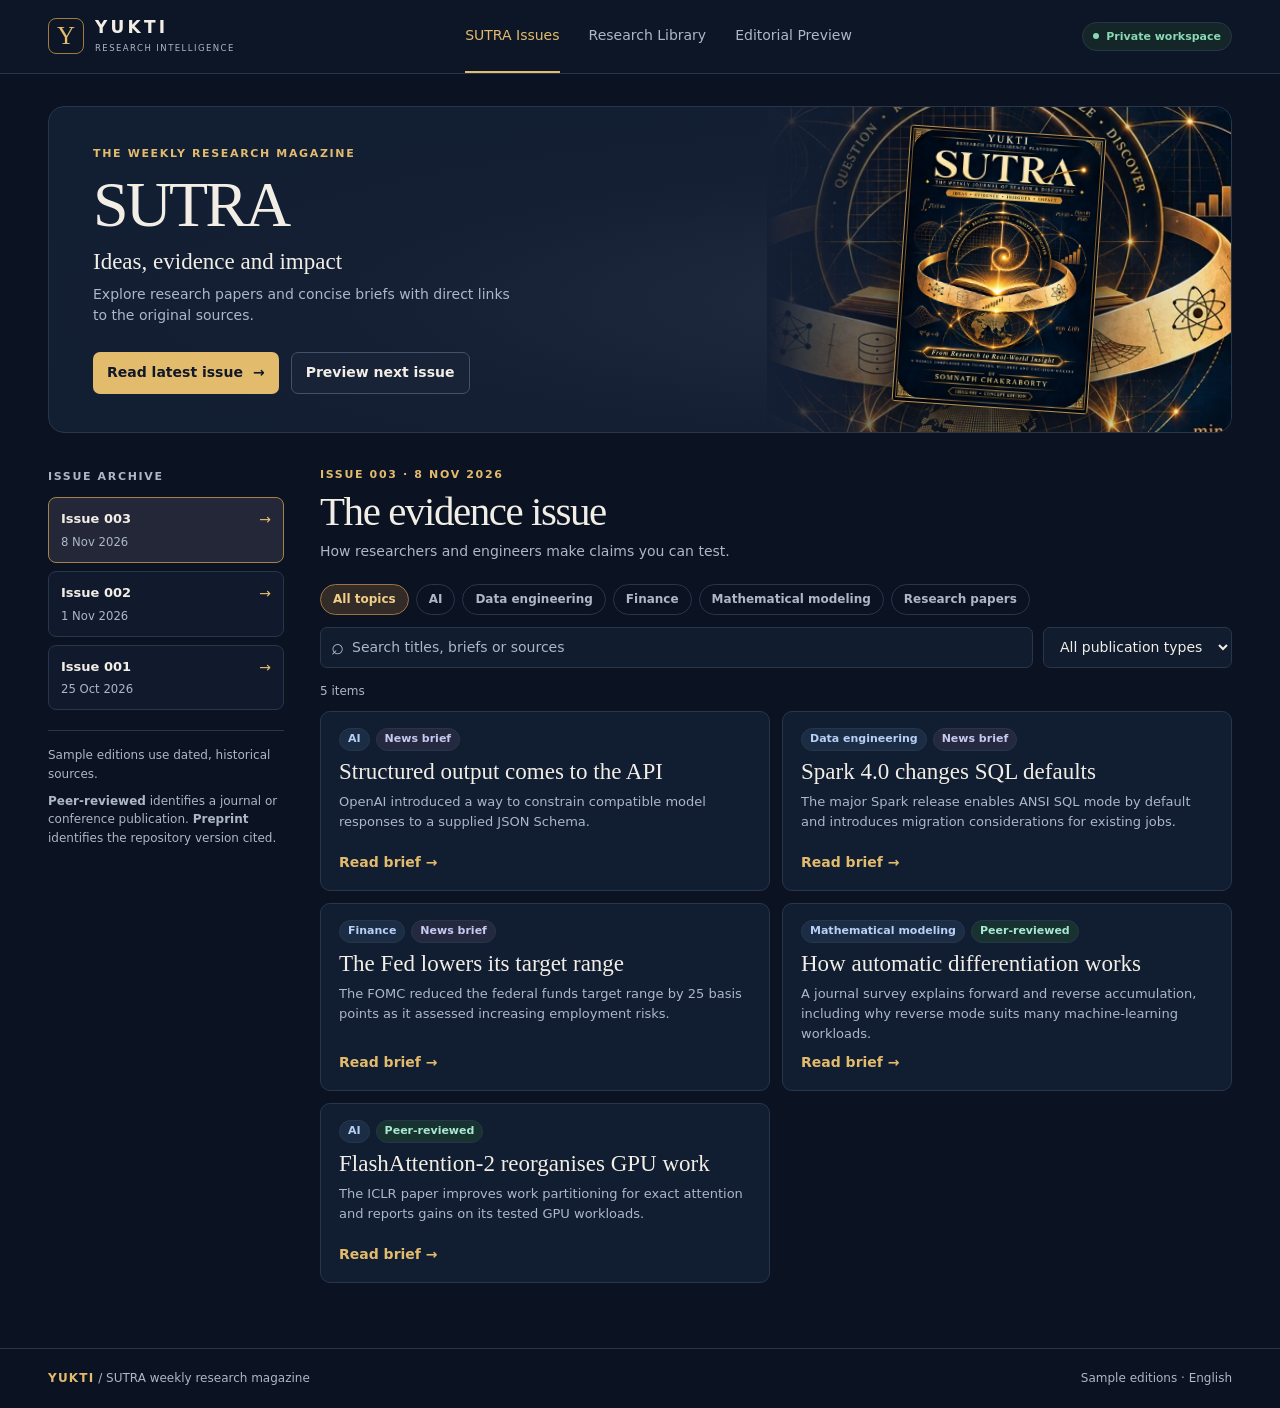
<file: apps/web/public/index.html>
<!doctype html>
<html lang="en">
<head>
<meta charset="utf-8"><meta name="viewport" content="width=device-width,initial-scale=1">
<meta name="robots" content="noindex,nofollow"><meta name="description" content="YUKTI research portal and SUTRA weekly magazine">
<title>YUKTI | SUTRA Research Portal</title><link rel="stylesheet" href="site.css">
<script type="module" src="portal.js"></script>
</head>
<body>
<a class="skip" href="#main">Skip to content</a>
<header class="mast"><div class="wrap top">
<a href="#issues" class="brand"><span class="brandmark" aria-hidden="true">Y</span><span><b>YUKTI</b><small>RESEARCH INTELLIGENCE</small></span></a>
<nav aria-label="Main"><a href="#issues" data-view="issues">SUTRA Issues</a><a href="#library" data-view="library">Research Library</a><a href="#preview" data-view="preview">Editorial Preview</a></nav>
<span class="private"><i></i> Private workspace</span>
</div></header>
<main class="wrap" id="main">
<section id="hero" class="hero" aria-labelledby="hero-title"></section>
<div id="workspace" class="workspace">
<aside id="aside"></aside>
<section class="feed" aria-labelledby="feed-title">
<div id="intro"></div>
<div id="filters"><div class="filters" id="topics" aria-label="Filter by topic"></div>
<div class="searchbar"><label class="search"><span aria-hidden="true">⌕</span><input type="search" id="search" placeholder="Search titles, briefs or sources" aria-label="Search titles, briefs or sources"></label>
<select id="kind" aria-label="Publication type"><option value="">All publication types</option><option value="brief">News briefs</option><option value="peer-reviewed">Peer-reviewed</option><option value="preprint">Preprints</option></select></div></div>
<div id="result-meta" aria-live="polite"></div><div id="results"></div>
</section></div></main>
<dialog id="brief"><div id="brief-inner"></div></dialog>
<footer><div class="wrap foot"><span><strong>YUKTI</strong> / SUTRA weekly research magazine</span><span>Sample editions · English</span></div></footer>
</body></html>
</file>
<file: apps/web/public/site.css>
:root{color-scheme:dark;--bg:#0b1221;--panel:#111d30;--raised:#152136;--line:#28364b;--text:#f2eee5;--muted:#acb7c8;--gold:#e3bb6d;--green:#88d9b6;--serif:Georgia,'Times New Roman',serif;--sans:system-ui,-apple-system,'Segoe UI',sans-serif}
*{box-sizing:border-box}body{margin:0;background:var(--bg);color:var(--text);font:14px/1.55 var(--sans)}a{color:inherit;text-decoration:none}button,select,input{font:inherit}button,select{cursor:pointer}button:focus-visible,a:focus-visible,select:focus-visible,input:focus-visible{outline:2px solid var(--gold);outline-offset:3px}button{color:inherit;background:none;border:0}h1,h2,h3,h4,p{margin:0}.wrap{width:min(1248px,calc(100% - 96px));margin:auto}.skip{position:fixed;top:4px;left:4px;transform:translateY(-150%);z-index:5;background:var(--gold);color:#10182a;padding:10px}.skip:focus{transform:none}
.mast{border-bottom:1px solid var(--line);background:#0d1626}.top{min-height:73px;display:flex;align-items:center;justify-content:space-between;gap:20px}.brand{display:flex;align-items:center;gap:11px}.brandmark{display:grid;place-items:center;width:36px;height:36px;color:var(--gold);border:1px solid #a47a3f;border-radius:8px;font:25px var(--serif)}.brand b,.brand small{display:block}.brand b{letter-spacing:.19em;font-size:17px;line-height:1.1}.brand small{font-size:8.5px;letter-spacing:.17em;color:var(--muted);margin-top:5px}.top nav{display:flex;min-height:73px;gap:29px}.top nav a{display:flex;align-items:center;white-space:nowrap;border-bottom:2px solid transparent;color:var(--muted)}.top nav a[aria-current]{color:var(--gold);border-color:var(--gold)}.private,.badge{display:inline-flex;align-items:center;gap:7px;font-size:11px;font-weight:650;white-space:nowrap;border:1px solid var(--line);padding:5px 10px;border-radius:999px}.private{color:var(--green);background:#142627}.private i{width:6px;height:6px;background:currentColor;border-radius:50%}
.hero{margin-top:32px;min-height:323px;border:1px solid var(--line);border-radius:16px;overflow:hidden;display:grid;grid-template-columns:1.55fr 1fr;background:radial-gradient(ellipse at 81% 60%,#222d42,#141f34 49%,#121e32 80%)}.hero-copy{padding:38px 44px;align-self:center;z-index:1}.hero-copy h1{font:normal clamp(45px,5vw,78px)/.97 var(--serif);letter-spacing:-.045em;margin:12px 0}.eyebrow,.aside-title{font-weight:700;font-size:11px;color:var(--gold);letter-spacing:.15em;text-transform:uppercase}.hero-title{font:normal 23px var(--serif);margin-bottom:9px}.hero-copy p{color:var(--muted);max-width:420px}.hero-actions{display:flex;gap:12px;flex-wrap:wrap;margin-top:25px}.primary,.secondary{display:inline-flex;align-items:center;justify-content:center;gap:10px;border-radius:7px;padding:9px 14px;font-weight:700;min-height:41px}.primary{background:var(--gold);color:#111827}.primary:hover{background:#efd091}.secondary{border:1px solid #43506a;background:#182338}.secondary:hover{border-color:var(--gold)}.art{min-height:320px;position:relative;display:flex;align-items:center;justify-content:center;background:linear-gradient(90deg,#141f34 0%,#141f3480 27%,transparent 100%),url('assets/cover-detail.webp') center 47%/cover}.art figure{position:relative;margin:24px;line-height:0;transform:rotate(4deg);filter:drop-shadow(0 9px 21px #060a12)}.art img{display:block;height:277px;max-width:100%;object-fit:contain;border:1px solid #bb9252;border-radius:3px}.workspace{display:grid;grid-template-columns:236px minmax(0,1fr);gap:36px;margin:33px 0 65px}.aside-title{color:var(--muted);margin:2px 0 12px}.issues{display:grid;gap:8px}.issue{width:100%;text-align:left;padding:11px 12px;border:1px solid var(--line);border-radius:8px;background:#101a2c;display:grid;grid-template-columns:1fr auto;gap:2px}.issue:hover,.issue[aria-current]{border-color:#a5824b}.issue[aria-current]{background:#242737}.issue strong{font-weight:700;font-size:13px}.issue small{color:var(--muted);grid-column:1/-1}.issue span{color:var(--gold)}.aside-note{border-top:1px solid var(--line);padding-top:15px;margin-top:20px;color:var(--muted);font-size:12px}.aside-note p+p{margin-top:8px}
.feed h2{font:normal clamp(29px,3.2vw,43px)/1.13 var(--serif);letter-spacing:-.035em;margin:5px 0 7px}.feed p{color:var(--muted)}.filters{display:flex;gap:7px;flex-wrap:wrap;margin:21px 0 12px}.filters button{border:1px solid var(--line);border-radius:999px;padding:5px 12px;color:var(--muted);font-size:12px;font-weight:650}.filters button[aria-pressed=true]{background:#322b27;border-color:#9a7445;color:#f1cf89}.filters button:hover{color:var(--text)}.searchbar{display:flex;gap:10px;align-items:stretch}.search{display:flex;align-items:center;gap:8px;flex:1;min-width:0;background:#111c2f;border:1px solid var(--line);border-radius:7px;padding:0 10px;color:var(--muted)}.search span{font-size:22px;line-height:1}.search input{width:100%;min-width:0;background:none;color:var(--text);border:0;padding:9px 0}.search input::placeholder{color:var(--muted)}select{color:var(--text);border:1px solid var(--line);border-radius:7px;background:#111c2f;padding:8px 12px}#result-meta{color:var(--muted);font-size:12px;margin:14px 0 10px}.cards{display:grid;grid-template-columns:repeat(2,minmax(0,1fr));gap:12px}.card{display:flex;flex-direction:column;align-items:flex-start;gap:8px;background:var(--panel);border:1px solid var(--line);border-radius:10px;padding:16px 18px;min-height:180px}.card h3{font:normal 23px/1.1 var(--serif)}.card p{font-size:13px}.tags{display:flex;gap:6px;flex-wrap:wrap}.badge{padding:3px 8px;line-height:1.35;background:#1b2c45;color:#b8d0f5}.badge.peer-reviewed{background:#17322f;color:#a7e9d1}.badge.preprint,.badge.draft{background:#392c23;color:#f2cb8c}.badge.brief{background:#242940;color:#c9c8ee}.card button,.plain-link{color:var(--gold);font-weight:650;padding:0;text-align:left}.card button{margin-top:auto}.card button:hover,.plain-link:hover{text-decoration:underline}.empty,.preview-notice{border:1px solid var(--line);border-radius:8px;padding:14px;background:var(--panel)}.preview-notice{margin:16px 0;display:flex;align-items:center;justify-content:space-between;gap:12px;flex-wrap:wrap}.preview-notice strong{color:var(--gold)}.preview-notice a{margin-left:auto}
dialog{width:min(700px,calc(100% - 30px));max-height:87vh;border:1px solid #52617b;border-radius:13px;background:#111d30;color:var(--text);padding:0}dialog::backdrop{background:#070b15db}#brief-inner{padding:24px 28px}.dialog-top{display:flex;align-items:center;justify-content:space-between;gap:14px}.dialog-top button{font-size:24px;border:1px solid var(--line);border-radius:7px;min-width:37px}.detail h2{font:normal 36px/1.1 var(--serif);margin:12px 0}.detail h3{font:normal 22px var(--serif);margin:17px 0 5px}.detail p,.detail dd{color:var(--muted)}.detail dl{display:grid;grid-template-columns:82px 1fr;margin:8px 0;gap:6px}.detail dt{font-weight:650;color:var(--gold)}.detail dd{margin:0}.reference{border-top:1px solid var(--line);margin-top:18px;padding-top:9px;overflow-wrap:anywhere}.reference a{display:inline-block;margin-top:8px}.formula{font-family:var(--serif);font-size:17px;padding:8px;background:#1b2a40}
footer{border-top:1px solid var(--line);color:var(--muted);font-size:12px}.foot{display:flex;justify-content:space-between;gap:12px;padding:20px 0}.foot strong{color:var(--gold);letter-spacing:.1em}
@media(max-width:1000px){.wrap{width:calc(100% - 56px)}.workspace{grid-template-columns:190px minmax(0,1fr);gap:24px}.hero-copy{padding:32px}.top nav{gap:17px}}
@media(max-width:720px){.wrap{width:calc(100% - 32px)}.top{flex-wrap:wrap;gap:4px;padding-top:12px}.top nav{order:3;min-height:46px;overflow:auto;width:100%;gap:17px}.top nav a{font-size:12px}.hero{margin-top:19px;min-height:250px;grid-template-columns:1.7fr 1fr}.hero-copy{padding:21px 13px 21px 19px}.hero-copy h1{font-size:48px}.hero-title{font-size:18px}.hero-copy p{font-size:12px}.hero-actions{gap:7px;margin-top:15px}.hero-actions a{font-size:11px;padding:7px 9px;min-height:35px}.art{min-height:100%}.art img{height:165px;width:auto}.art figure{margin:12px}.workspace{grid-template-columns:1fr;gap:23px;margin-top:23px}.issues{grid-template-columns:repeat(3,minmax(0,1fr))}.aside-note{display:none}.card{min-height:155px}.foot{flex-wrap:wrap}}
@media(max-width:450px){.hero{grid-template-columns:1.5fr 1fr}.hero-copy h1{font-size:39px}.art img{height:143px}.cards{grid-template-columns:1fr}.searchbar{flex-wrap:wrap}.search{flex-basis:100%}.detail dl{grid-template-columns:70px 1fr}#brief-inner{padding:17px}.issue{padding:8px 7px}.issue strong{font-size:11px}.issue small{font-size:10px}}
</file>
